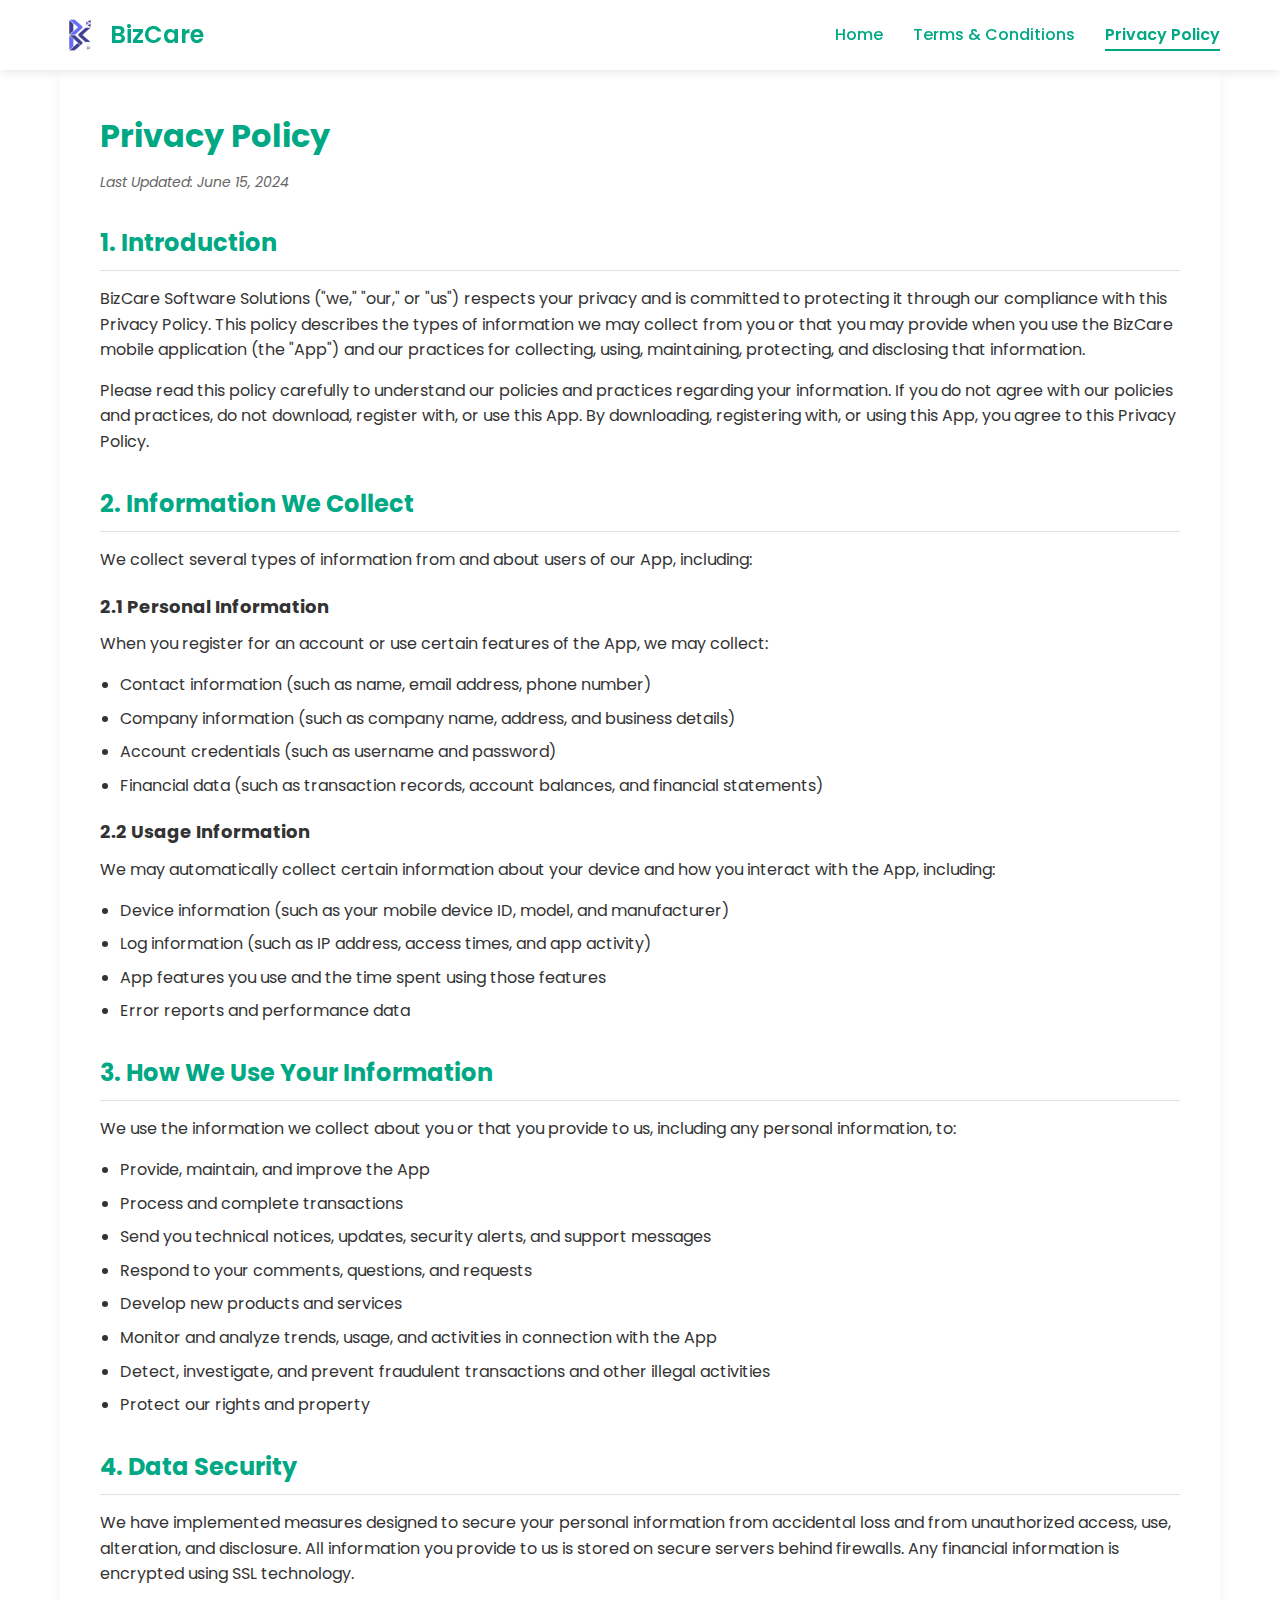
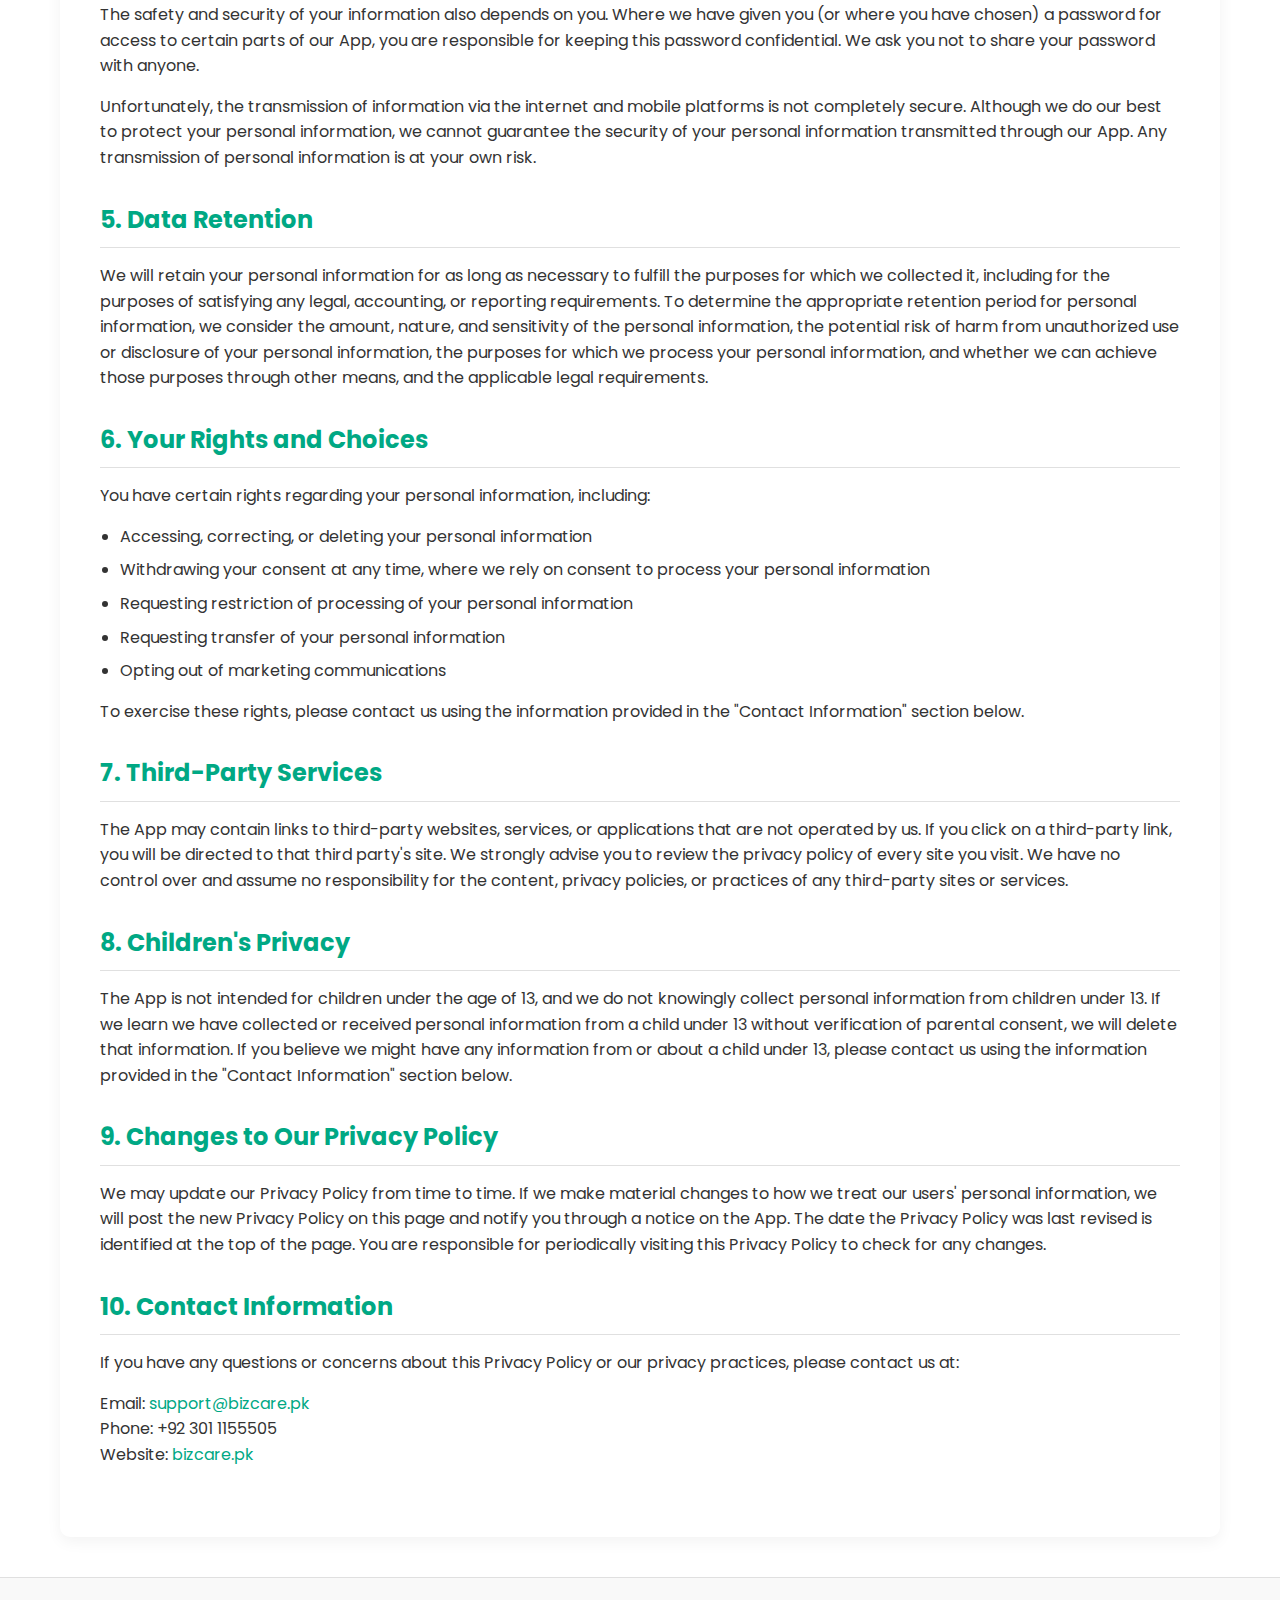
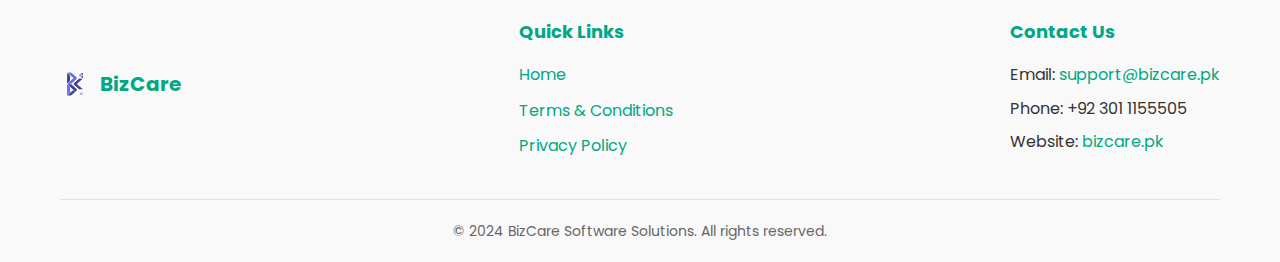
<file: privacy_policy.html>
<!DOCTYPE html>
<html lang="en">
<head>
    <meta charset="UTF-8">
    <meta name="viewport" content="width=device-width, initial-scale=1.0">
    <title>Privacy Policy - BizCare</title>
    <link rel="stylesheet" href="styles.css">
    <link rel="preconnect" href="https://fonts.googleapis.com">
    <link rel="preconnect" href="https://fonts.gstatic.com" crossorigin>
    <link href="https://fonts.googleapis.com/css2?family=Poppins:wght@300;400;500;600;700&display=swap" rel="stylesheet">
</head>
<body>
    <header>
        <div class="container">
            <div class="logo">
                <img src="bizcare_logo.png" alt="BizCare Logo">
                <h1>BizCare</h1>
            </div>
            <nav>
                <ul>
                    <li><a href="index.html">Home</a></li>
                    <li><a href="terms_and_conditions.html">Terms & Conditions</a></li>
                    <li><a href="privacy_policy.html" class="active">Privacy Policy</a></li>
                </ul>
            </nav>
        </div>
    </header>

    <main class="container">
        <section class="legal-content">
            <h1>Privacy Policy</h1>
            <p class="last-updated">Last Updated: June 15, 2024</p>

            <div class="section">
                <h2>1. Introduction</h2>
                <p>BizCare Software Solutions ("we," "our," or "us") respects your privacy and is committed to protecting it through our compliance with this Privacy Policy. This policy describes the types of information we may collect from you or that you may provide when you use the BizCare mobile application (the "App") and our practices for collecting, using, maintaining, protecting, and disclosing that information.</p>
                <p>Please read this policy carefully to understand our policies and practices regarding your information. If you do not agree with our policies and practices, do not download, register with, or use this App. By downloading, registering with, or using this App, you agree to this Privacy Policy.</p>
            </div>

            <div class="section">
                <h2>2. Information We Collect</h2>
                <p>We collect several types of information from and about users of our App, including:</p>
                <h3>2.1 Personal Information</h3>
                <p>When you register for an account or use certain features of the App, we may collect:</p>
                <ul>
                    <li>Contact information (such as name, email address, phone number)</li>
                    <li>Company information (such as company name, address, and business details)</li>
                    <li>Account credentials (such as username and password)</li>
                    <li>Financial data (such as transaction records, account balances, and financial statements)</li>
                </ul>

                <h3>2.2 Usage Information</h3>
                <p>We may automatically collect certain information about your device and how you interact with the App, including:</p>
                <ul>
                    <li>Device information (such as your mobile device ID, model, and manufacturer)</li>
                    <li>Log information (such as IP address, access times, and app activity)</li>
                    <li>App features you use and the time spent using those features</li>
                    <li>Error reports and performance data</li>
                </ul>
            </div>

            <div class="section">
                <h2>3. How We Use Your Information</h2>
                <p>We use the information we collect about you or that you provide to us, including any personal information, to:</p>
                <ul>
                    <li>Provide, maintain, and improve the App</li>
                    <li>Process and complete transactions</li>
                    <li>Send you technical notices, updates, security alerts, and support messages</li>
                    <li>Respond to your comments, questions, and requests</li>
                    <li>Develop new products and services</li>
                    <li>Monitor and analyze trends, usage, and activities in connection with the App</li>
                    <li>Detect, investigate, and prevent fraudulent transactions and other illegal activities</li>
                    <li>Protect our rights and property</li>
                </ul>
            </div>

            <div class="section">
                <h2>4. Data Security</h2>
                <p>We have implemented measures designed to secure your personal information from accidental loss and from unauthorized access, use, alteration, and disclosure. All information you provide to us is stored on secure servers behind firewalls. Any financial information is encrypted using SSL technology.</p>
                <p>The safety and security of your information also depends on you. Where we have given you (or where you have chosen) a password for access to certain parts of our App, you are responsible for keeping this password confidential. We ask you not to share your password with anyone.</p>
                <p>Unfortunately, the transmission of information via the internet and mobile platforms is not completely secure. Although we do our best to protect your personal information, we cannot guarantee the security of your personal information transmitted through our App. Any transmission of personal information is at your own risk.</p>
            </div>

            <div class="section">
                <h2>5. Data Retention</h2>
                <p>We will retain your personal information for as long as necessary to fulfill the purposes for which we collected it, including for the purposes of satisfying any legal, accounting, or reporting requirements. To determine the appropriate retention period for personal information, we consider the amount, nature, and sensitivity of the personal information, the potential risk of harm from unauthorized use or disclosure of your personal information, the purposes for which we process your personal information, and whether we can achieve those purposes through other means, and the applicable legal requirements.</p>
            </div>

            <div class="section">
                <h2>6. Your Rights and Choices</h2>
                <p>You have certain rights regarding your personal information, including:</p>
                <ul>
                    <li>Accessing, correcting, or deleting your personal information</li>
                    <li>Withdrawing your consent at any time, where we rely on consent to process your personal information</li>
                    <li>Requesting restriction of processing of your personal information</li>
                    <li>Requesting transfer of your personal information</li>
                    <li>Opting out of marketing communications</li>
                </ul>
                <p>To exercise these rights, please contact us using the information provided in the "Contact Information" section below.</p>
            </div>

            <div class="section">
                <h2>7. Third-Party Services</h2>
                <p>The App may contain links to third-party websites, services, or applications that are not operated by us. If you click on a third-party link, you will be directed to that third party's site. We strongly advise you to review the privacy policy of every site you visit. We have no control over and assume no responsibility for the content, privacy policies, or practices of any third-party sites or services.</p>
            </div>

            <div class="section">
                <h2>8. Children's Privacy</h2>
                <p>The App is not intended for children under the age of 13, and we do not knowingly collect personal information from children under 13. If we learn we have collected or received personal information from a child under 13 without verification of parental consent, we will delete that information. If you believe we might have any information from or about a child under 13, please contact us using the information provided in the "Contact Information" section below.</p>
            </div>

            <div class="section">
                <h2>9. Changes to Our Privacy Policy</h2>
                <p>We may update our Privacy Policy from time to time. If we make material changes to how we treat our users' personal information, we will post the new Privacy Policy on this page and notify you through a notice on the App. The date the Privacy Policy was last revised is identified at the top of the page. You are responsible for periodically visiting this Privacy Policy to check for any changes.</p>
            </div>

            <div class="section">
                <h2>10. Contact Information</h2>
                <p>If you have any questions or concerns about this Privacy Policy or our privacy practices, please contact us at:</p>
                <p>Email: <a href="mailto:support@bizcare.pk">support@bizcare.pk</a><br>
                Phone: +92 301 1155505<br>
                Website: <a href="https://bizcare.pk">bizcare.pk</a></p>
            </div>
        </section>
    </main>

    <footer>
        <div class="container">
            <div class="footer-content">
                <div class="footer-logo">
                    <img src="bizcare_logo.png" alt="BizCare Logo">
                    <h2>BizCare</h2>
                </div>
                <div class="footer-links">
                    <h3>Quick Links</h3>
                    <ul>
                        <li><a href="index.html">Home</a></li>
                        <li><a href="terms_and_conditions.html">Terms & Conditions</a></li>
                        <li><a href="privacy_policy.html">Privacy Policy</a></li>
                    </ul>
                </div>
                <div class="footer-contact">
                    <h3>Contact Us</h3>
                    <p>Email: <a href="mailto:support@bizcare.pk">support@bizcare.pk</a></p>
                    <p>Phone: +92 301 1155505</p>
                    <p>Website: <a href="https://bizcare.pk">bizcare.pk</a></p>
                </div>
            </div>
            <div class="copyright">
                <p>&copy; 2024 BizCare Software Solutions. All rights reserved.</p>
            </div>
        </div>
    </footer>
</body>
</html>
</file>
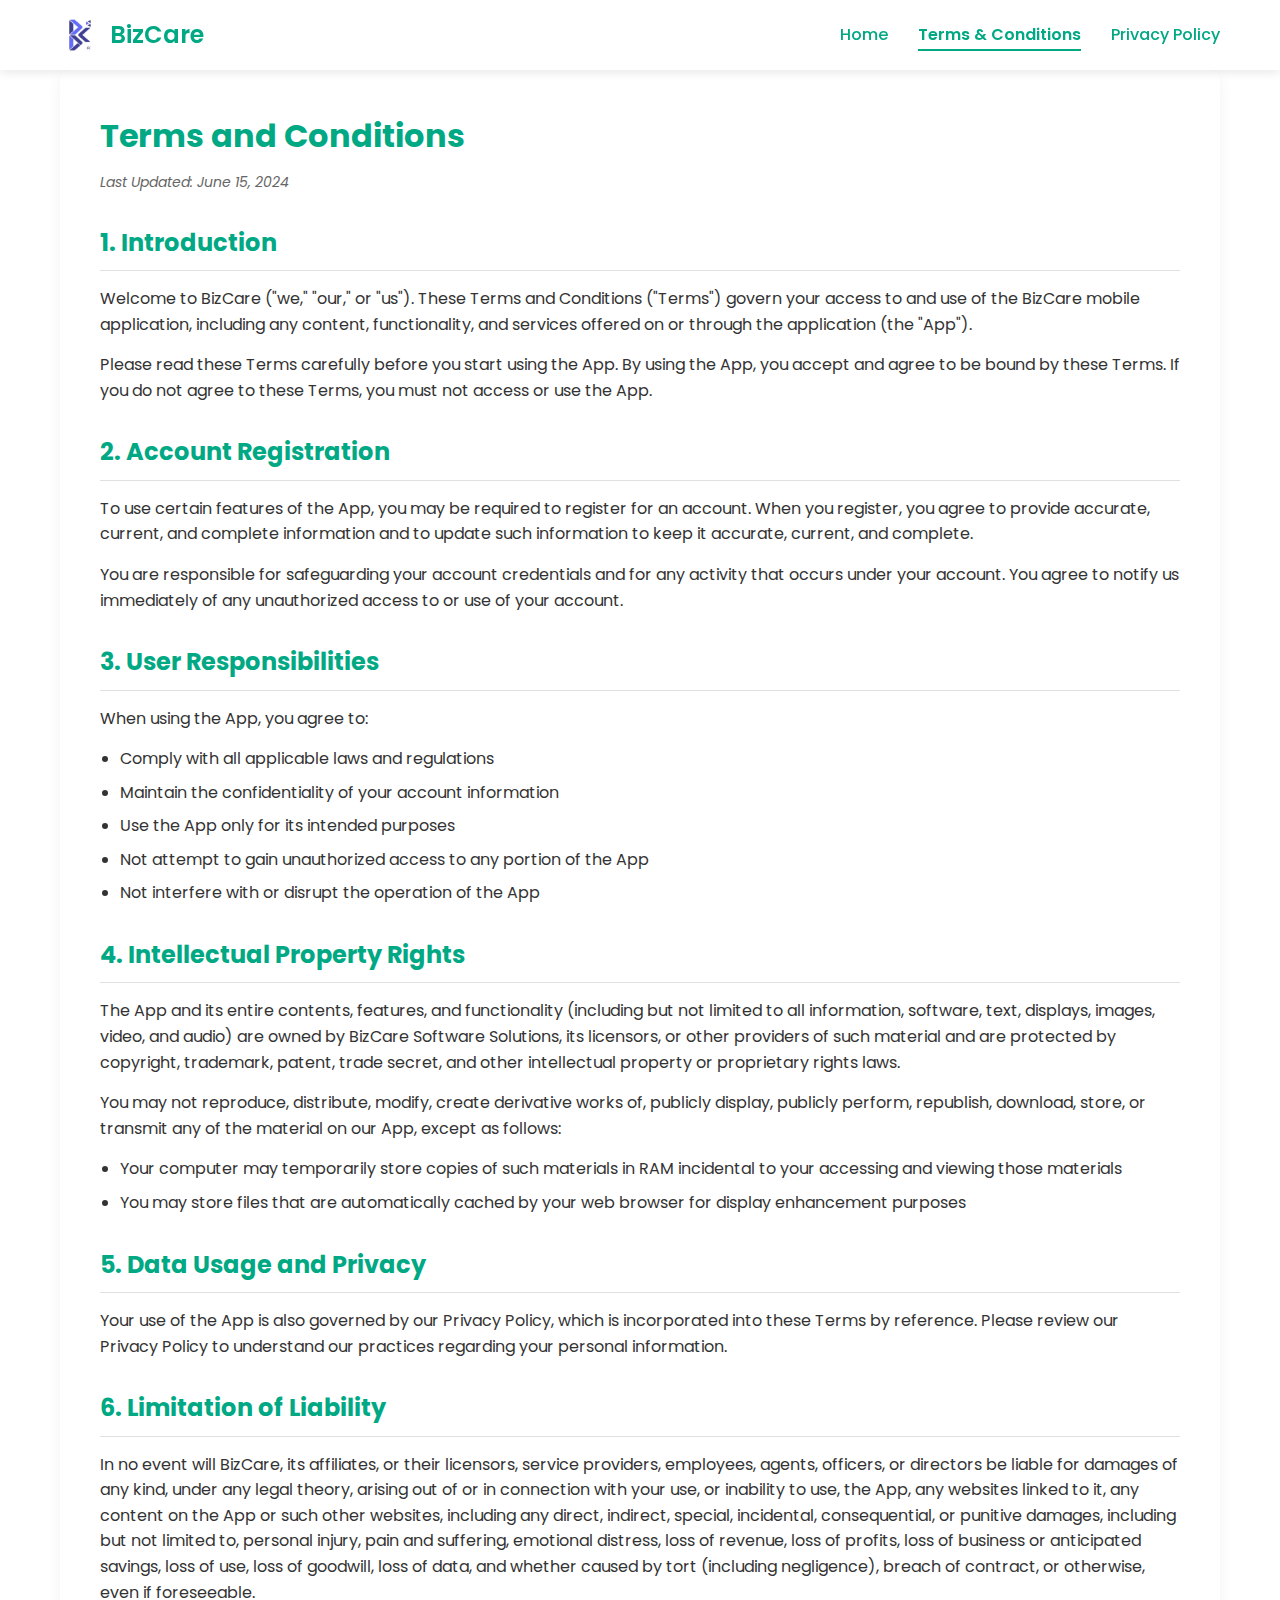
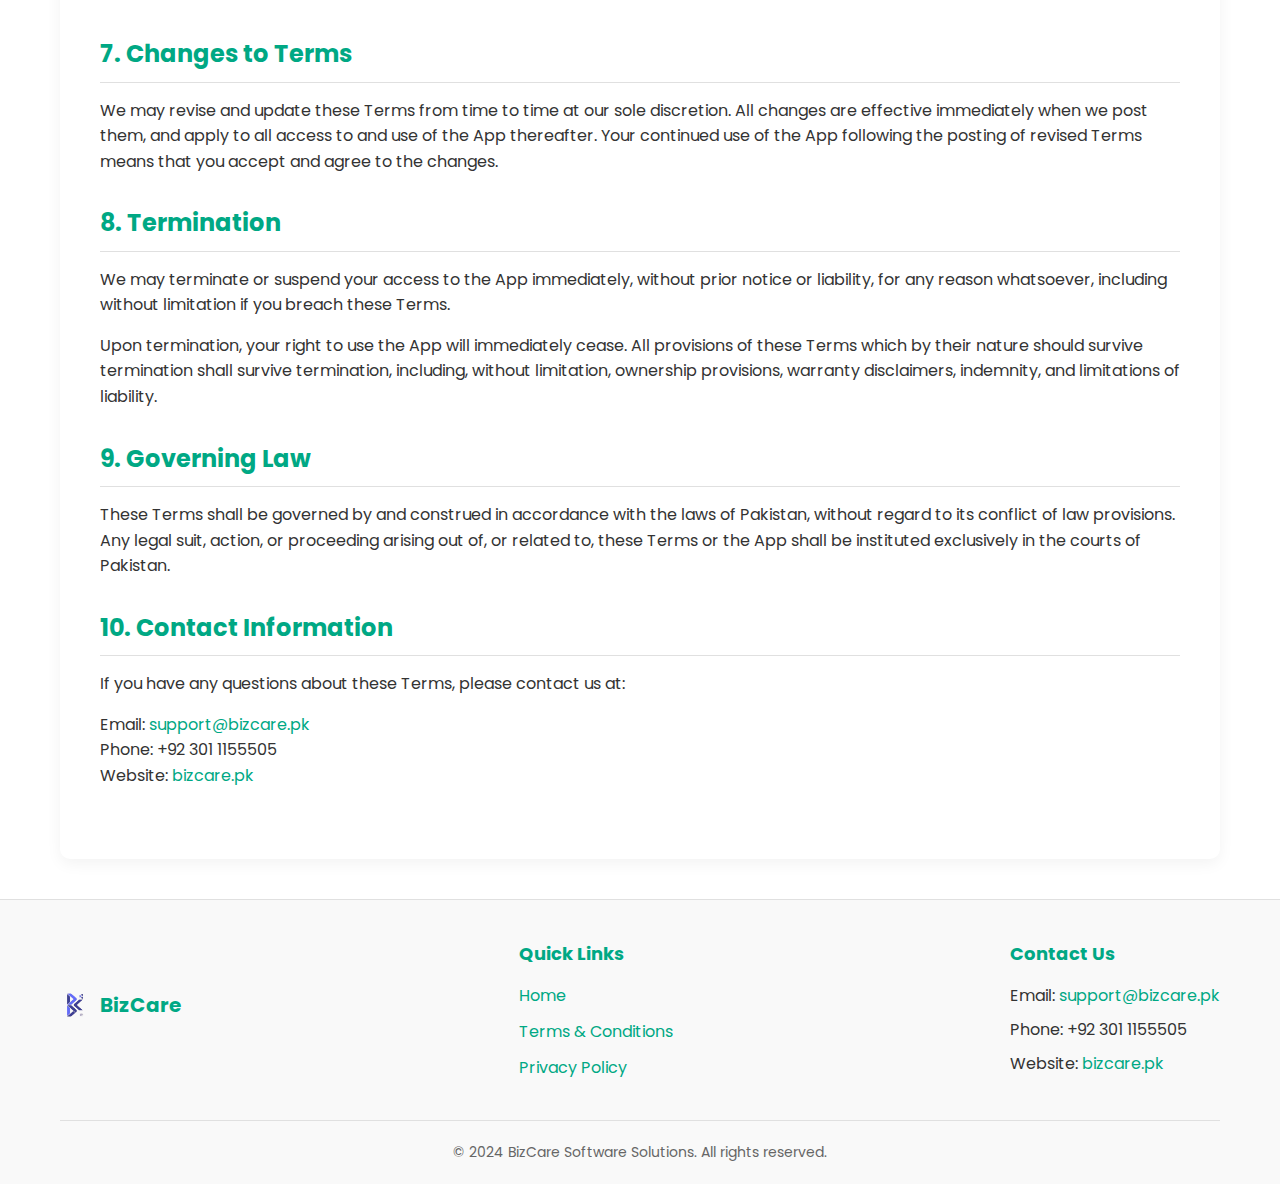
<file: terms_and_conditions.html>
<!DOCTYPE html>
<html lang="en">
<head>
    <meta charset="UTF-8">
    <meta name="viewport" content="width=device-width, initial-scale=1.0">
    <title>Terms & Conditions - BizCare</title>
    <link rel="stylesheet" href="styles.css">
    <link rel="preconnect" href="https://fonts.googleapis.com">
    <link rel="preconnect" href="https://fonts.gstatic.com" crossorigin>
    <link href="https://fonts.googleapis.com/css2?family=Poppins:wght@300;400;500;600;700&display=swap" rel="stylesheet">
</head>
<body>
    <header>
        <div class="container">
            <div class="logo">
                <img src="bizcare_logo.png" alt="BizCare Logo">
                <h1>BizCare</h1>
            </div>
            <nav>
                <ul>
                    <li><a href="index.html">Home</a></li>
                    <li><a href="terms_and_conditions.html" class="active">Terms & Conditions</a></li>
                    <li><a href="privacy_policy.html">Privacy Policy</a></li>
                </ul>
            </nav>
        </div>
    </header>

    <main class="container">
        <section class="legal-content">
            <h1>Terms and Conditions</h1>
            <p class="last-updated">Last Updated: June 15, 2024</p>

            <div class="section">
                <h2>1. Introduction</h2>
                <p>Welcome to BizCare ("we," "our," or "us"). These Terms and Conditions ("Terms") govern your access to and use of the BizCare mobile application, including any content, functionality, and services offered on or through the application (the "App").</p>
                <p>Please read these Terms carefully before you start using the App. By using the App, you accept and agree to be bound by these Terms. If you do not agree to these Terms, you must not access or use the App.</p>
            </div>

            <div class="section">
                <h2>2. Account Registration</h2>
                <p>To use certain features of the App, you may be required to register for an account. When you register, you agree to provide accurate, current, and complete information and to update such information to keep it accurate, current, and complete.</p>
                <p>You are responsible for safeguarding your account credentials and for any activity that occurs under your account. You agree to notify us immediately of any unauthorized access to or use of your account.</p>
            </div>

            <div class="section">
                <h2>3. User Responsibilities</h2>
                <p>When using the App, you agree to:</p>
                <ul>
                    <li>Comply with all applicable laws and regulations</li>
                    <li>Maintain the confidentiality of your account information</li>
                    <li>Use the App only for its intended purposes</li>
                    <li>Not attempt to gain unauthorized access to any portion of the App</li>
                    <li>Not interfere with or disrupt the operation of the App</li>
                </ul>
            </div>

            <div class="section">
                <h2>4. Intellectual Property Rights</h2>
                <p>The App and its entire contents, features, and functionality (including but not limited to all information, software, text, displays, images, video, and audio) are owned by BizCare Software Solutions, its licensors, or other providers of such material and are protected by copyright, trademark, patent, trade secret, and other intellectual property or proprietary rights laws.</p>
                <p>You may not reproduce, distribute, modify, create derivative works of, publicly display, publicly perform, republish, download, store, or transmit any of the material on our App, except as follows:</p>
                <ul>
                    <li>Your computer may temporarily store copies of such materials in RAM incidental to your accessing and viewing those materials</li>
                    <li>You may store files that are automatically cached by your web browser for display enhancement purposes</li>
                </ul>
            </div>

            <div class="section">
                <h2>5. Data Usage and Privacy</h2>
                <p>Your use of the App is also governed by our Privacy Policy, which is incorporated into these Terms by reference. Please review our Privacy Policy to understand our practices regarding your personal information.</p>
            </div>

            <div class="section">
                <h2>6. Limitation of Liability</h2>
                <p>In no event will BizCare, its affiliates, or their licensors, service providers, employees, agents, officers, or directors be liable for damages of any kind, under any legal theory, arising out of or in connection with your use, or inability to use, the App, any websites linked to it, any content on the App or such other websites, including any direct, indirect, special, incidental, consequential, or punitive damages, including but not limited to, personal injury, pain and suffering, emotional distress, loss of revenue, loss of profits, loss of business or anticipated savings, loss of use, loss of goodwill, loss of data, and whether caused by tort (including negligence), breach of contract, or otherwise, even if foreseeable.</p>
            </div>

            <div class="section">
                <h2>7. Changes to Terms</h2>
                <p>We may revise and update these Terms from time to time at our sole discretion. All changes are effective immediately when we post them, and apply to all access to and use of the App thereafter. Your continued use of the App following the posting of revised Terms means that you accept and agree to the changes.</p>
            </div>

            <div class="section">
                <h2>8. Termination</h2>
                <p>We may terminate or suspend your access to the App immediately, without prior notice or liability, for any reason whatsoever, including without limitation if you breach these Terms.</p>
                <p>Upon termination, your right to use the App will immediately cease. All provisions of these Terms which by their nature should survive termination shall survive termination, including, without limitation, ownership provisions, warranty disclaimers, indemnity, and limitations of liability.</p>
            </div>

            <div class="section">
                <h2>9. Governing Law</h2>
                <p>These Terms shall be governed by and construed in accordance with the laws of Pakistan, without regard to its conflict of law provisions. Any legal suit, action, or proceeding arising out of, or related to, these Terms or the App shall be instituted exclusively in the courts of Pakistan.</p>
            </div>

            <div class="section">
                <h2>10. Contact Information</h2>
                <p>If you have any questions about these Terms, please contact us at:</p>
                <p>Email: <a href="mailto:support@bizcare.pk">support@bizcare.pk</a><br>
                Phone: +92 301 1155505<br>
                Website: <a href="https://bizcare.pk">bizcare.pk</a></p>
            </div>
        </section>
    </main>

    <footer>
        <div class="container">
            <div class="footer-content">
                <div class="footer-logo">
                    <img src="bizcare_logo.png" alt="BizCare Logo">
                    <h2>BizCare</h2>
                </div>
                <div class="footer-links">
                    <h3>Quick Links</h3>
                    <ul>
                        <li><a href="index.html">Home</a></li>
                        <li><a href="terms_and_conditions.html">Terms & Conditions</a></li>
                        <li><a href="privacy_policy.html">Privacy Policy</a></li>
                    </ul>
                </div>
                <div class="footer-contact">
                    <h3>Contact Us</h3>
                    <p>Email: <a href="mailto:support@bizcare.pk">support@bizcare.pk</a></p>
                    <p>Phone: +92 301 1155505</p>
                    <p>Website: <a href="https://bizcare.pk">bizcare.pk</a></p>
                </div>
            </div>
            <div class="copyright">
                <p>&copy; 2024 BizCare Software Solutions. All rights reserved.</p>
            </div>
        </div>
    </footer>
</body>
</html>
</file>
<file: styles.css>
/* General Styles */
:root {
    --primary-color: #00A884;
    --secondary-color: #007B60;
    --text-color: #333333;
    --light-gray: #f5f5f5;
    --medium-gray: #e0e0e0;
    --dark-gray: #666666;
}

* {
    margin: 0;
    padding: 0;
    box-sizing: border-box;
}

body {
    font-family: 'Poppins', sans-serif;
    line-height: 1.6;
    color: var(--text-color);
    background-color: #ffffff;
}

.container {
    width: 100%;
    max-width: 1200px;
    margin: 0 auto;
    padding: 0 20px;
}

a {
    color: var(--primary-color);
    text-decoration: none;
    transition: color 0.3s ease;
}

a:hover {
    color: var(--secondary-color);
}

/* Header Styles */
header {
    background-color: #ffffff;
    box-shadow: 0 2px 10px rgba(0, 0, 0, 0.1);
    position: sticky;
    top: 0;
    z-index: 100;
}

header .container {
    display: flex;
    justify-content: space-between;
    align-items: center;
    padding: 15px 20px;
}

.logo {
    display: flex;
    align-items: center;
}

.logo img {
    height: 40px;
    margin-right: 10px;
}

.logo h1 {
    font-size: 24px;
    color: var(--primary-color);
    font-weight: 600;
}

nav ul {
    display: flex;
    list-style: none;
}

nav ul li {
    margin-left: 30px;
}

nav ul li a {
    font-weight: 500;
    padding: 5px 0;
    position: relative;
}

nav ul li a:after {
    content: '';
    position: absolute;
    width: 0;
    height: 2px;
    background-color: var(--primary-color);
    bottom: 0;
    left: 0;
    transition: width 0.3s ease;
}

nav ul li a:hover:after,
nav ul li a.active:after {
    width: 100%;
}

nav ul li a.active {
    color: var(--primary-color);
    font-weight: 600;
}

/* Main Content Styles */
main {
    padding: 40px 0;
    min-height: calc(100vh - 180px);
}

.legal-content {
    background-color: #ffffff;
    border-radius: 10px;
    box-shadow: 0 5px 15px rgba(0, 0, 0, 0.05);
    padding: 40px;
    margin-bottom: 40px;
}

.legal-content h1 {
    font-size: 32px;
    color: var(--primary-color);
    margin-bottom: 10px;
}

.last-updated {
    color: var(--dark-gray);
    font-style: italic;
    margin-bottom: 30px;
    font-size: 14px;
}

.section {
    margin-bottom: 30px;
}

.section h2 {
    font-size: 24px;
    color: var(--primary-color);
    margin-bottom: 15px;
    padding-bottom: 8px;
    border-bottom: 1px solid var(--medium-gray);
}

.section h3 {
    font-size: 18px;
    margin: 20px 0 10px;
}

.section p {
    margin-bottom: 15px;
}

.section ul, .section ol {
    margin: 15px 0;
    padding-left: 20px;
}

.section li {
    margin-bottom: 8px;
}

/* Footer Styles */
footer {
    background-color: #f9f9f9;
    border-top: 1px solid var(--medium-gray);
    padding: 40px 0 20px;
}

.footer-content {
    display: flex;
    flex-wrap: wrap;
    justify-content: space-between;
    margin-bottom: 30px;
}

.footer-logo {
    display: flex;
    align-items: center;
    margin-bottom: 20px;
}

.footer-logo img {
    height: 30px;
    margin-right: 10px;
}

.footer-logo h2 {
    font-size: 20px;
    color: var(--primary-color);
}

.footer-links h3, .footer-contact h3 {
    font-size: 18px;
    margin-bottom: 15px;
    color: var(--primary-color);
}

.footer-links ul {
    list-style: none;
}

.footer-links li {
    margin-bottom: 10px;
}

.footer-contact p {
    margin-bottom: 8px;
}

.copyright {
    text-align: center;
    padding-top: 20px;
    border-top: 1px solid var(--medium-gray);
    color: var(--dark-gray);
    font-size: 14px;
}

/* Responsive Styles */
@media (max-width: 768px) {
    header .container {
        flex-direction: column;
        padding: 15px;
    }
    
    .logo {
        margin-bottom: 15px;
    }
    
    nav ul {
        justify-content: center;
    }
    
    nav ul li {
        margin: 0 10px;
    }
    
    .legal-content {
        padding: 25px;
    }
    
    .footer-content {
        flex-direction: column;
    }
    
    .footer-logo, .footer-links, .footer-contact {
        width: 100%;
        margin-bottom: 20px;
    }
}

@media (max-width: 480px) {
    .legal-content h1 {
        font-size: 28px;
    }
    
    .section h2 {
        font-size: 20px;
    }
    
    nav ul li {
        margin: 0 8px;
    }
    
    nav ul li a {
        font-size: 14px;
    }
}
</file>
